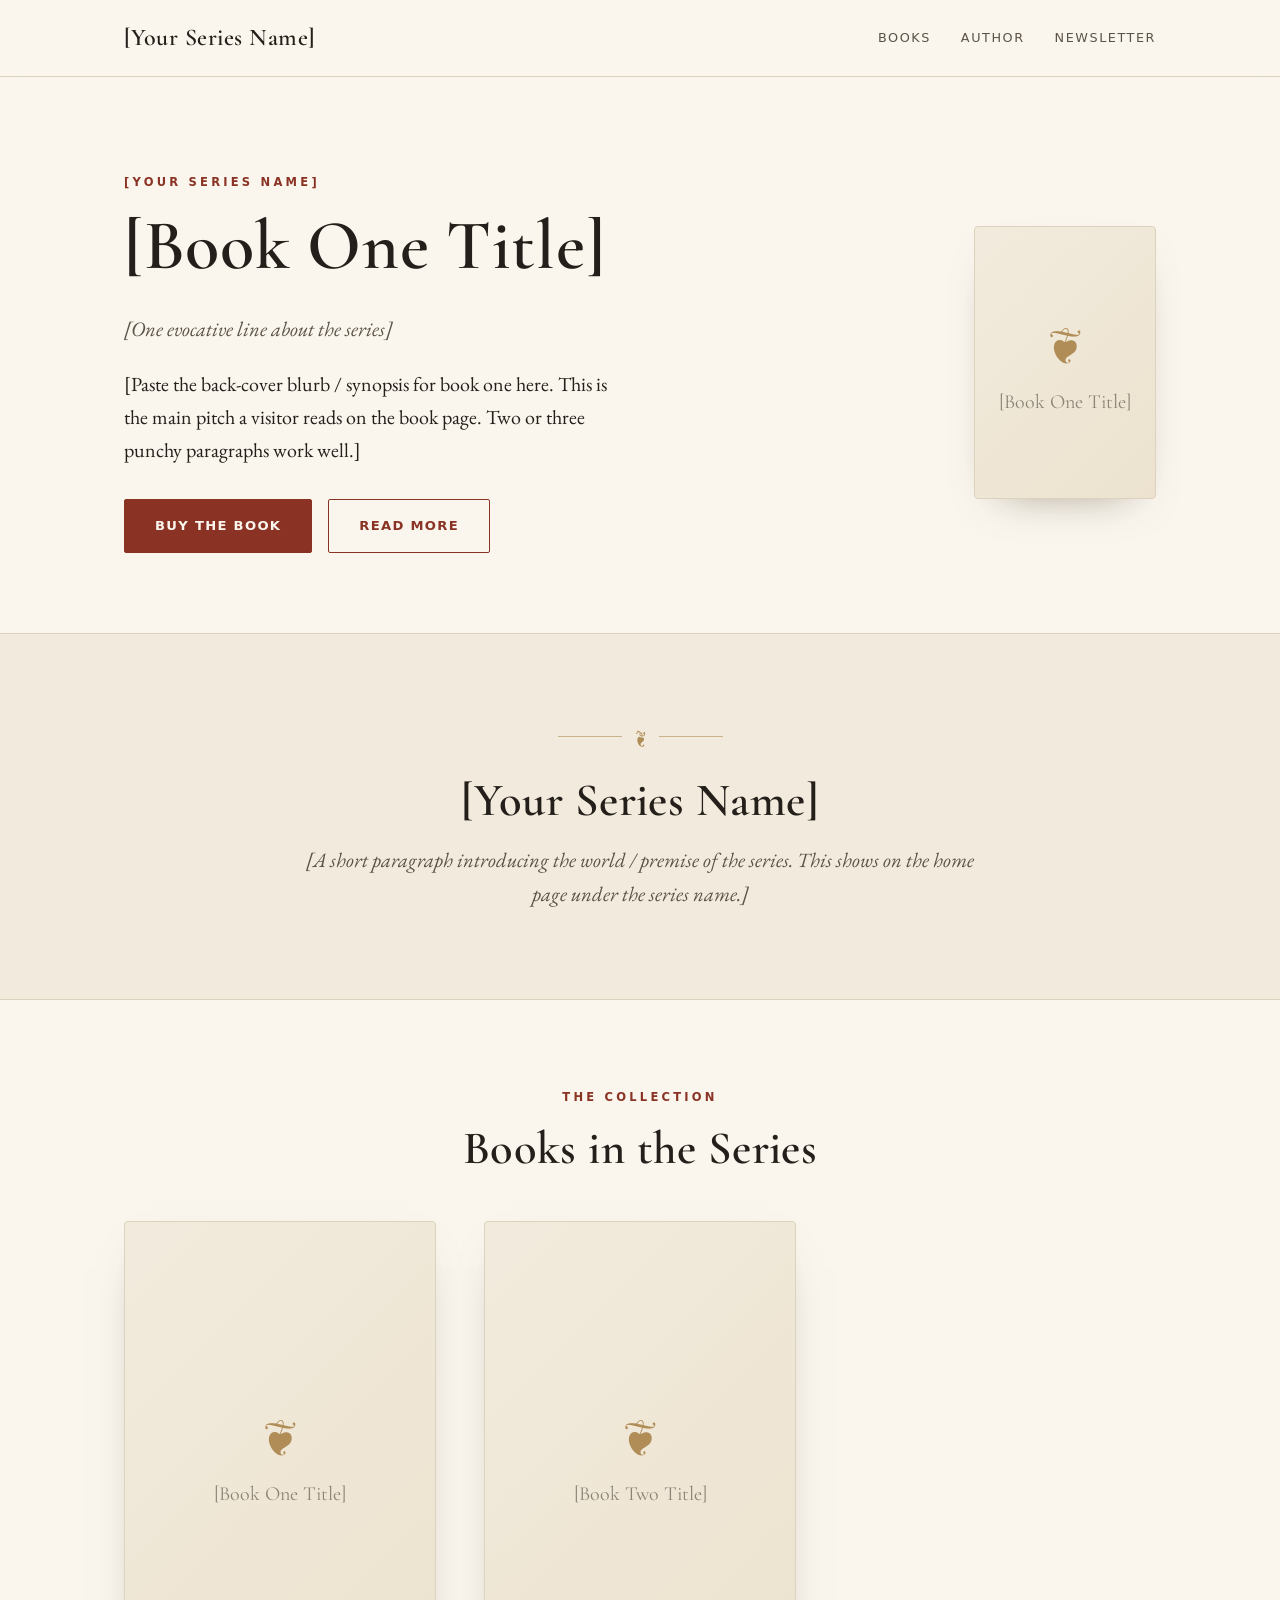
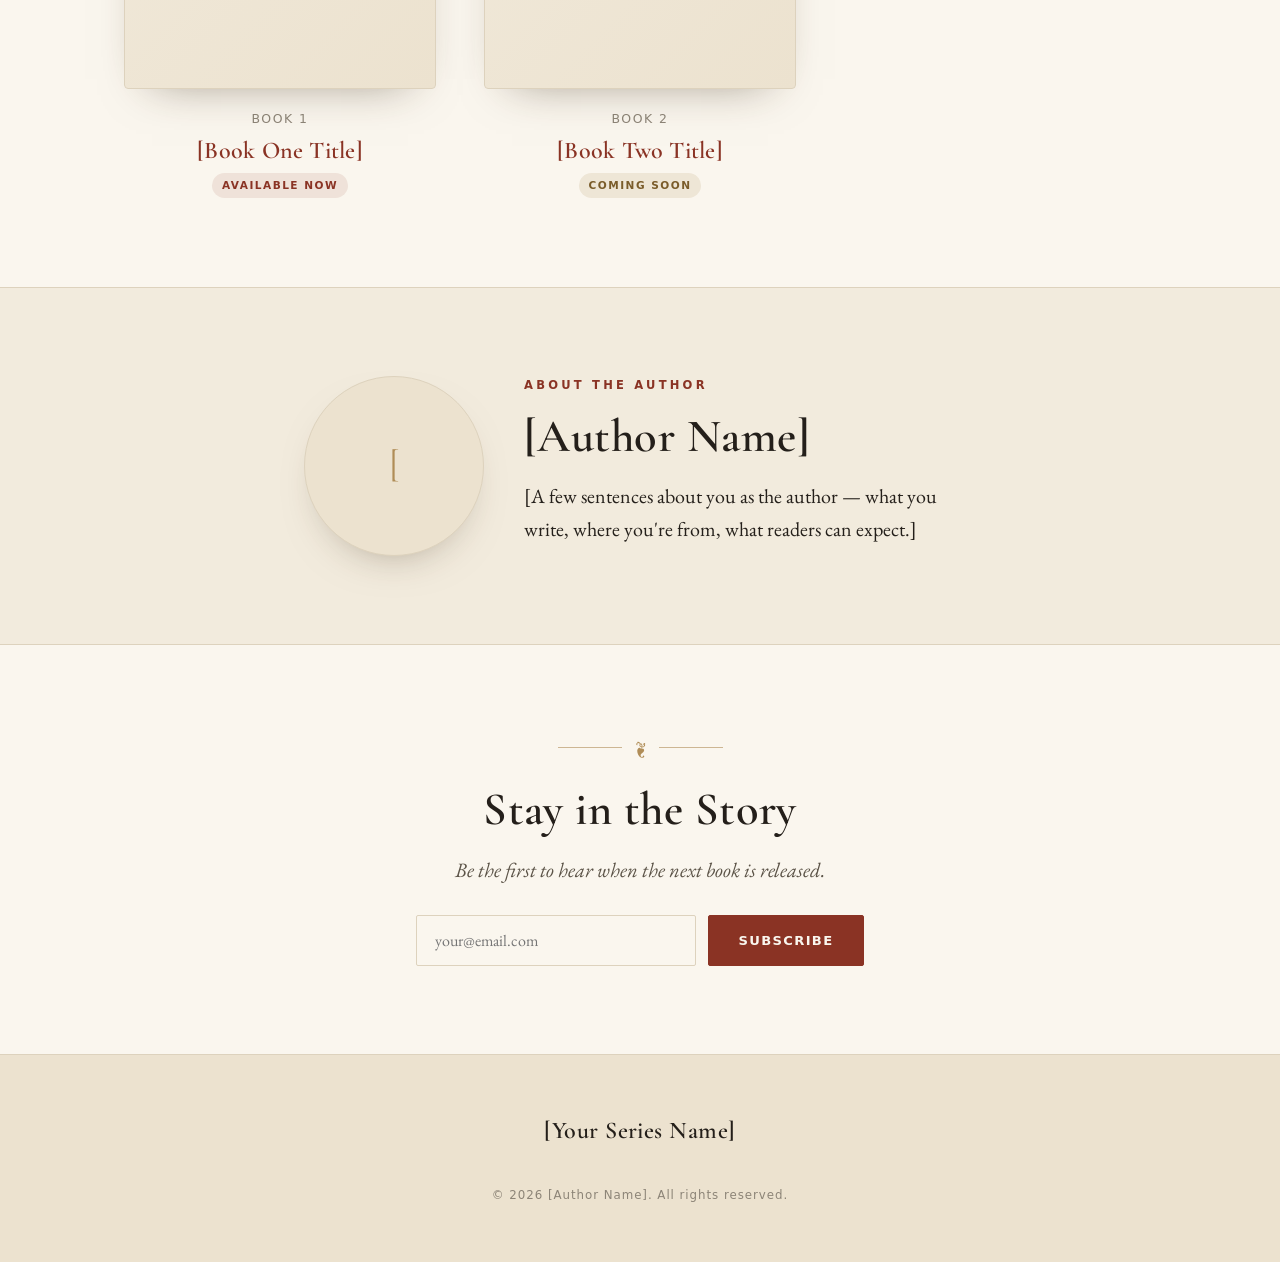
<file: index.html>
<!doctype html>
<html lang="en">
<head>
<meta charset="utf-8" />
<meta name="viewport" content="width=device-width, initial-scale=1" />
<title>Book Series</title>
<meta name="description" content="The official home of the book series." />
<link rel="preconnect" href="https://fonts.googleapis.com">
<link rel="preconnect" href="https://fonts.gstatic.com" crossorigin>
<link href="https://fonts.googleapis.com/css2?family=Cormorant+Garamond:ital,wght@0,500;0,600;1,500&family=EB+Garamond:ital,wght@0,400;0,500;1,400&display=swap" rel="stylesheet">
<link rel="stylesheet" href="assets/styles.css" />
</head>
<body>

<header class="site-head">
  <div class="wrap">
    <a class="brand" href="index.html" data-series-name>Book Series</a>
    <nav class="nav">
      <a href="#books">Books</a>
      <a href="#author">Author</a>
      <a href="#newsletter" data-newsletter-nav>Newsletter</a>
    </nav>
  </div>
</header>

<main>
  <!-- HERO: featured (first) book -->
  <section class="hero">
    <div class="wrap">
      <div class="hero-grid">
        <div>
          <p class="eyebrow" data-series-name>Book Series</p>
          <h1 data-featured-title>Loading…</h1>
          <p class="lead" data-series-tagline></p>
          <p data-featured-blurb></p>
          <div class="hero-actions" data-featured-actions></div>
        </div>
        <div class="hero-cover" data-featured-cover></div>
      </div>
    </div>
  </section>

  <!-- SERIES INTRO -->
  <section class="panel" id="about-series">
    <div class="wrap narrow center">
      <div class="rule"><span>&#10086;</span></div>
      <h2 data-series-name style="margin-top:1.5rem">The Series</h2>
      <p class="lead" data-series-description></p>
    </div>
  </section>

  <!-- ALL BOOKS -->
  <section id="books">
    <div class="wrap">
      <div class="center">
        <p class="eyebrow">The Collection</p>
        <h2>Books in the Series</h2>
      </div>
      <div class="book-list" data-book-list></div>
    </div>
  </section>

  <!-- AUTHOR -->
  <section class="panel" id="author">
    <div class="wrap narrow">
      <div class="author-grid">
        <div data-author-photo></div>
        <div>
          <p class="eyebrow">About the Author</p>
          <h2 data-author-name>The Author</h2>
          <p data-author-bio></p>
        </div>
      </div>
    </div>
  </section>

  <!-- NEWSLETTER -->
  <section id="newsletter" class="newsletter" data-newsletter hidden>
    <div class="wrap narrow">
      <div class="rule"><span>&#10086;</span></div>
      <h2 style="margin-top:1.4rem">Stay in the Story</h2>
      <p class="lead" data-newsletter-blurb></p>
      <form data-newsletter-form>
        <input type="email" name="email" placeholder="your@email.com" aria-label="Email address" required />
        <button class="btn solid" type="submit">Subscribe</button>
      </form>
    </div>
  </section>
</main>

<footer class="site-foot">
  <div class="wrap">
    <div class="brand" data-series-name>Book Series</div>
    <div class="socials" data-socials></div>
    <div class="copyright">&copy; <span data-year></span> <span data-author-name>The Author</span>. All rights reserved.</div>
  </div>
</footer>

<script src="assets/site.js"></script>
</body>
</html>
</file>
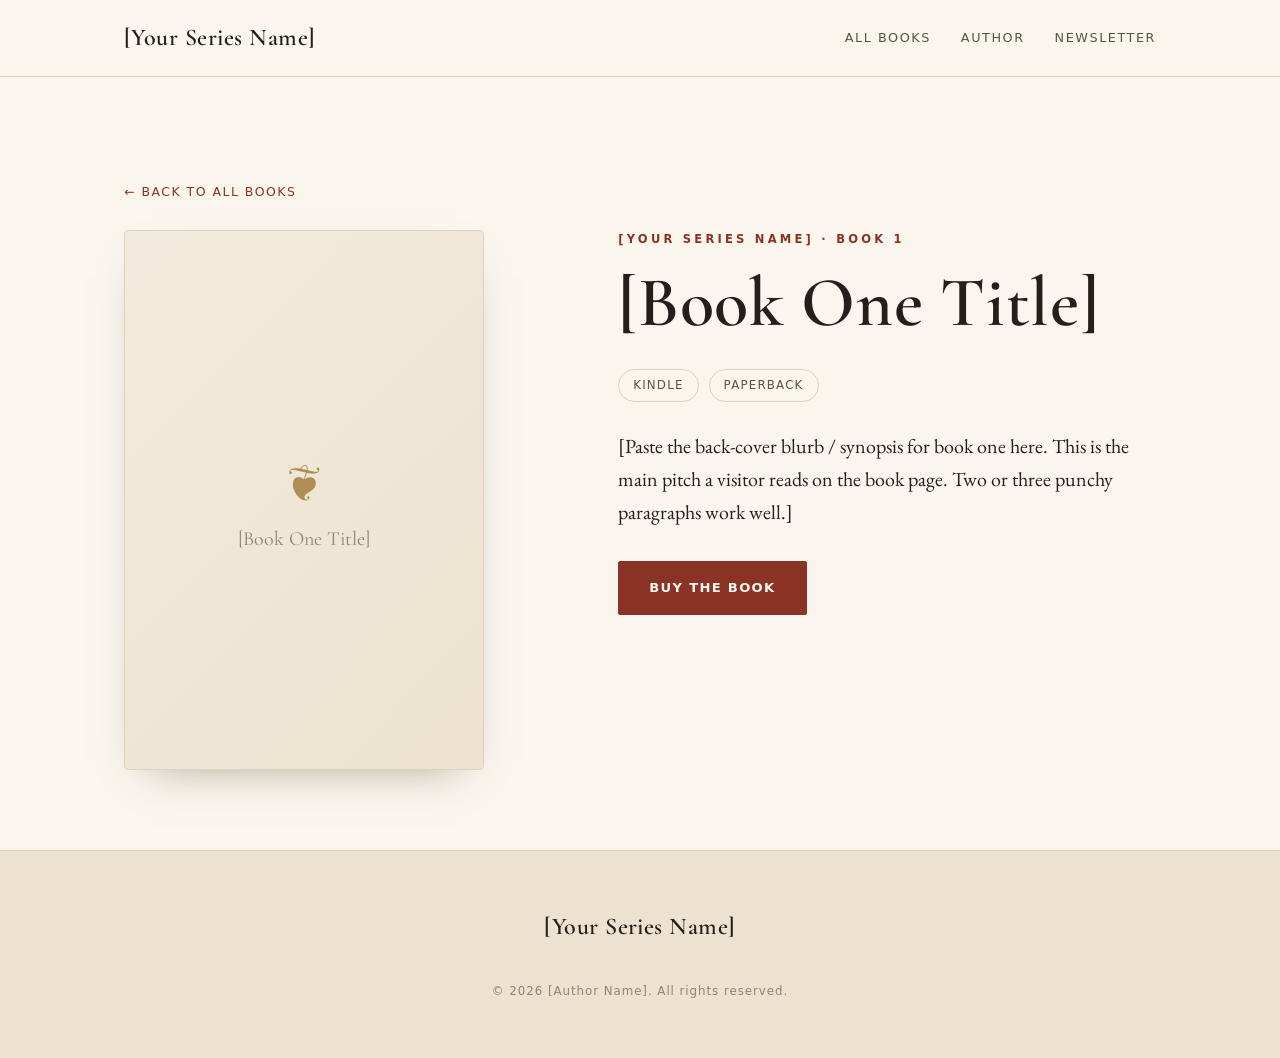
<file: book.html>
<!doctype html>
<html lang="en">
<head>
<meta charset="utf-8" />
<meta name="viewport" content="width=device-width, initial-scale=1" />
<title>Book</title>
<meta name="description" content="A book in the series." />
<link rel="preconnect" href="https://fonts.googleapis.com">
<link rel="preconnect" href="https://fonts.gstatic.com" crossorigin>
<link href="https://fonts.googleapis.com/css2?family=Cormorant+Garamond:ital,wght@0,500;0,600;1,500&family=EB+Garamond:ital,wght@0,400;0,500;1,400&display=swap" rel="stylesheet">
<link rel="stylesheet" href="assets/styles.css" />
</head>
<body>

<header class="site-head">
  <div class="wrap">
    <a class="brand" href="index.html" data-series-name>Book Series</a>
    <nav class="nav">
      <a href="index.html#books">All Books</a>
      <a href="index.html#author">Author</a>
      <a href="index.html#newsletter" data-newsletter-nav>Newsletter</a>
    </nav>
  </div>
</header>

<main>
  <section class="hero" data-book-hero>
    <div class="wrap">
      <p><a class="back-link" href="index.html#books">&larr; Back to all books</a></p>
      <div class="book-hero-grid" style="margin-top:24px">
        <div class="hero-cover" data-book-cover></div>
        <div>
          <p class="eyebrow" data-book-eyebrow>The Series</p>
          <h1 data-book-title>Loading…</h1>
          <p class="lead" data-book-subtitle></p>
          <p class="meta" data-book-release></p>
          <div class="formats" data-book-formats></div>
          <div data-book-blurb></div>
          <div class="hero-actions" data-book-actions></div>
        </div>
      </div>
    </div>
  </section>

  <section class="panel" data-book-quote-section hidden>
    <div class="wrap narrow">
      <blockquote class="pullquote">
        <span data-book-quote></span>
        <cite data-book-quote-source></cite>
      </blockquote>
    </div>
  </section>

  <section data-book-excerpt-section hidden>
    <div class="wrap narrow">
      <div class="center"><p class="eyebrow">An Excerpt</p></div>
      <div class="excerpt" style="column-count:2" data-book-excerpt></div>
    </div>
  </section>
</main>

<footer class="site-foot">
  <div class="wrap">
    <div class="brand" data-series-name>Book Series</div>
    <div class="socials" data-socials></div>
    <div class="copyright">&copy; <span data-year></span> <span data-author-name>The Author</span>. All rights reserved.</div>
  </div>
</footer>

<script src="assets/site.js"></script>
</body>
</html>
</file>
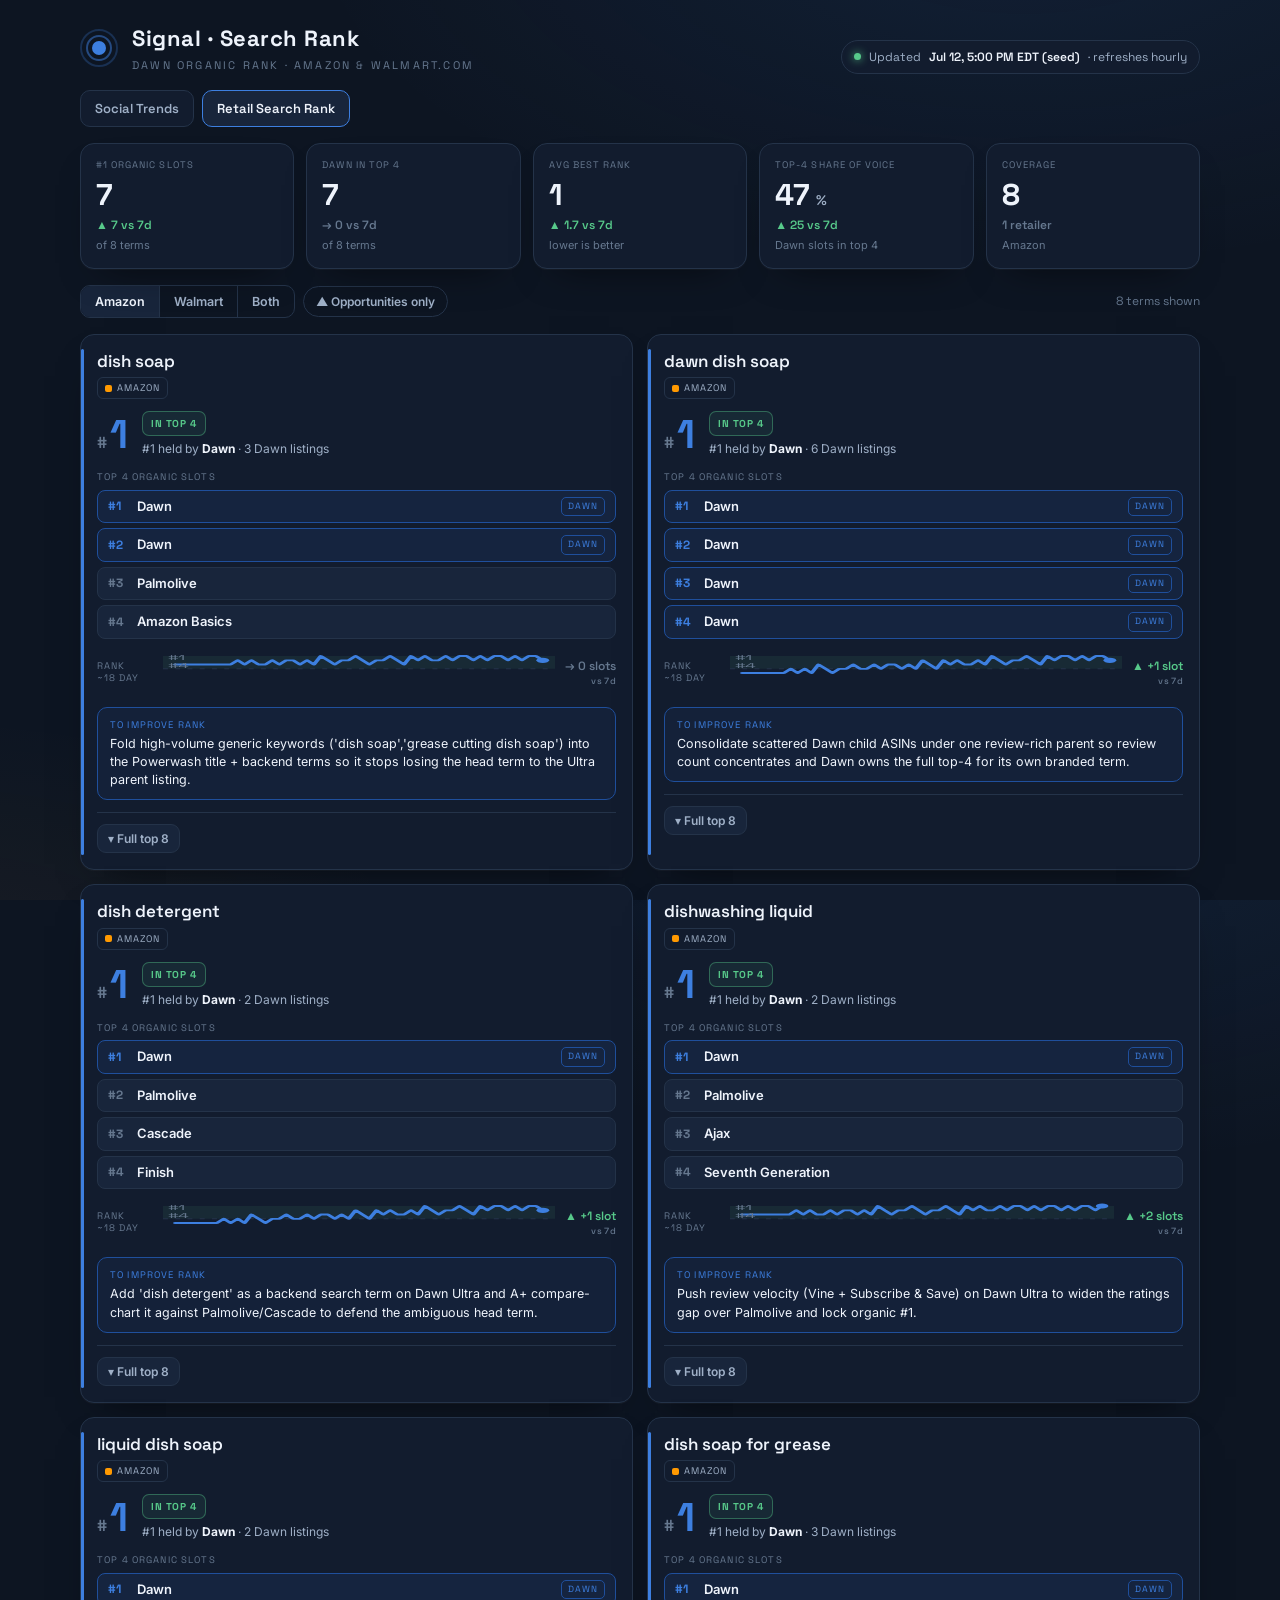
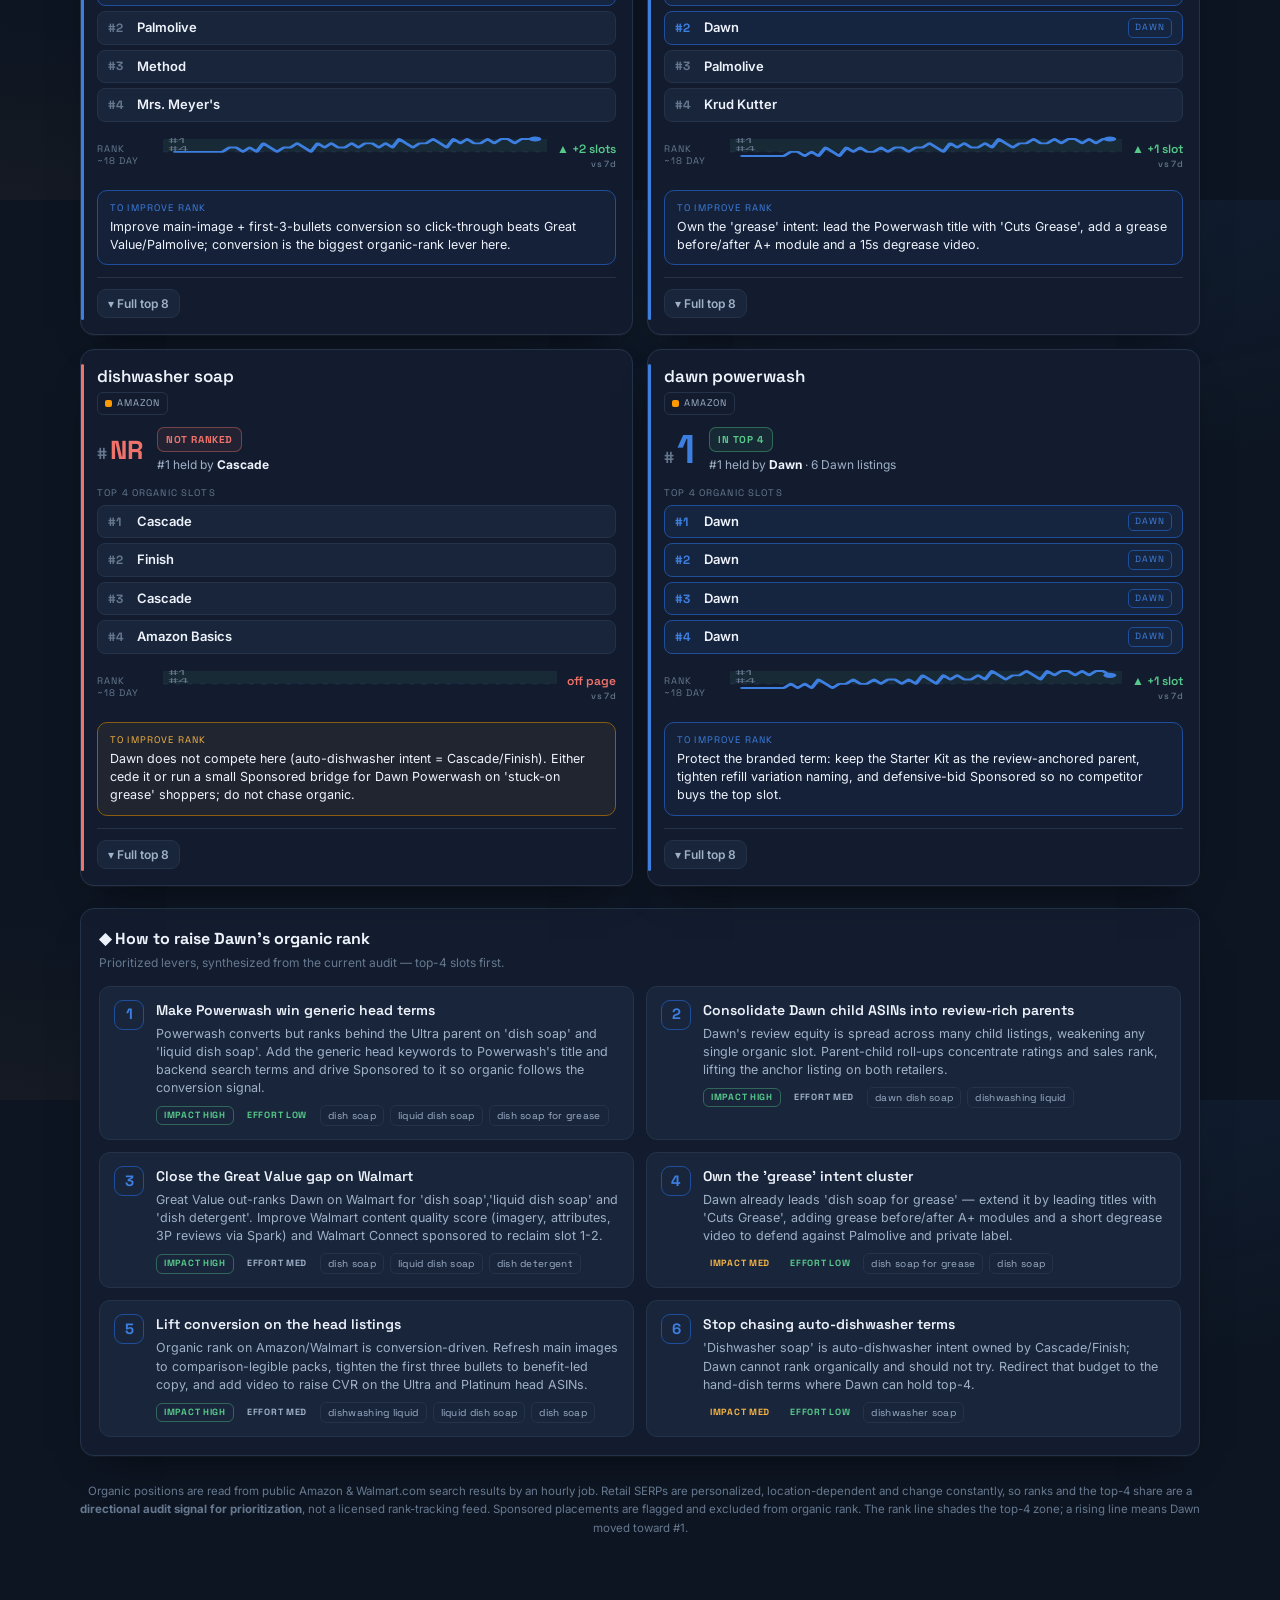
<file: rank.html>
<!doctype html>
<html lang="en">
<head>
<meta charset="utf-8" />
<meta name="viewport" content="width=device-width, initial-scale=1" />
<title>Signal — Retail Search Rank · Dawn on Amazon &amp; Walmart</title>
<link rel="preconnect" href="https://fonts.googleapis.com">
<link rel="preconnect" href="https://fonts.gstatic.com" crossorigin>
<link href="https://fonts.googleapis.com/css2?family=Space+Grotesk:wght@400;500;600;700&family=Inter:wght@400;500;600&display=swap" rel="stylesheet">
<style>
  :root{
    --ink:#0d1522; --ink-2:#121c2e; --ink-3:#18253b;
    --line:#243349; --paper:#eef3fb; --paper-dim:#9fb0c7; --paper-faint:#66788f;
    --cyan:#4fd6d0; --cyan-deep:#1f8f8a;
    --amber:#f6b445; --amber-deep:#8a5c12;
    --pos:#57c98a; --neg:#f0736b; --neu:#8aa0bd;
    --dawn:#3d7fe0; --dawn-deep:#1f4f9c;
    --accent:var(--dawn);
    --radius:14px;
    --shadow:0 1px 0 rgba(255,255,255,.03), 0 18px 40px -24px rgba(0,0,0,.7);
  }
  *{box-sizing:border-box}
  html,body{margin:0;height:100%}
  body{
    background:
      radial-gradient(1200px 600px at 80% -10%, rgba(61,127,224,.10), transparent 60%),
      radial-gradient(900px 500px at -5% 110%, rgba(246,180,69,.05), transparent 55%),
      var(--ink);
    color:var(--paper);
    font-family:"Inter",system-ui,-apple-system,Segoe UI,Roboto,sans-serif;
    -webkit-font-smoothing:antialiased; line-height:1.5;
  }
  .wrap{max-width:1160px;margin:0 auto;padding:22px 20px 80px}
  a{color:var(--accent);text-decoration:none} a:hover{text-decoration:underline}
  button{font-family:inherit;cursor:pointer}
  h1,h2,h3{font-family:"Space Grotesk",sans-serif;margin:0}

  header.top{display:flex;align-items:flex-end;justify-content:space-between;gap:20px;flex-wrap:wrap;margin-bottom:16px}
  .brand{display:flex;align-items:center;gap:14px}
  .mark{width:38px;height:38px;position:relative;flex:0 0 auto}
  .mark span{position:absolute;inset:0;border:2px solid var(--accent);border-radius:50%;opacity:.25}
  .mark span:nth-child(2){inset:6px;opacity:.5}
  .mark span:nth-child(3){inset:12px;opacity:1;background:var(--accent);border:none}
  .brand h1{font-size:22px;letter-spacing:.5px;font-weight:700}
  .brand .sub{font-size:11px;letter-spacing:.2em;text-transform:uppercase;color:var(--paper-faint);font-family:"Space Grotesk";margin-top:2px}
  .stamp{display:flex;align-items:center;gap:10px;flex-wrap:wrap;justify-content:flex-end}
  .pill{font-family:"Space Grotesk";font-size:12px;color:var(--paper-dim);border:1px solid var(--line);background:var(--ink-2);padding:7px 12px;border-radius:999px;display:inline-flex;align-items:center;gap:8px}
  .pill .dot{width:7px;height:7px;border-radius:50%;background:var(--pos);box-shadow:0 0 8px var(--pos)}
  .pill b{color:var(--paper);font-weight:600}

  /* top nav between the two tools */
  .nav{display:flex;gap:8px;margin:2px 0 16px}
  .nav a{font-family:"Space Grotesk";font-size:13px;font-weight:600;color:var(--paper-dim);border:1px solid var(--line);background:var(--ink-2);padding:8px 14px;border-radius:10px;display:inline-flex;align-items:center;gap:8px}
  .nav a:hover{border-color:var(--paper-faint);text-decoration:none}
  .nav a.on{color:var(--paper);border-color:var(--accent);background:var(--ink-3)}

  /* scorecard KPI strip */
  .board{display:grid;grid-template-columns:repeat(5,1fr);gap:12px;margin-bottom:16px}
  @media(max-width:860px){.board{grid-template-columns:repeat(2,1fr)}}
  .kpi{background:var(--ink-2);border:1px solid var(--line);border-radius:var(--radius);padding:14px 15px;box-shadow:var(--shadow);position:relative}
  .kpi .kl{font-family:"Space Grotesk";font-size:9.5px;letter-spacing:.11em;text-transform:uppercase;color:var(--paper-faint)}
  .kpi .kv{font-family:"Space Grotesk";font-weight:700;font-size:30px;line-height:1.1;margin-top:6px;display:flex;align-items:baseline;gap:6px}
  .kpi .kv small{font-size:14px;font-weight:600;color:var(--paper-dim)}
  .kpi .kd{font-family:"Space Grotesk";font-size:12px;font-weight:600;margin-top:5px;display:inline-flex;align-items:center;gap:5px}
  .kd.up{color:var(--pos)} .kd.dn{color:var(--neg)} .kd.flat{color:var(--paper-faint)}
  .kpi .ksub{font-size:11px;color:var(--paper-faint);margin-top:2px}

  /* filters */
  .filters{display:flex;align-items:center;gap:8px;flex-wrap:wrap;margin-bottom:16px}
  .seg{display:inline-flex;border:1px solid var(--line);border-radius:10px;overflow:hidden}
  .seg button{background:transparent;border:none;color:var(--paper-dim);padding:8px 14px;font-size:12.5px;font-weight:600;border-right:1px solid var(--line)}
  .seg button:last-child{border-right:none}
  .seg button.on{background:var(--ink-3);color:var(--paper)}
  .chip{border:1px solid var(--line);background:transparent;color:var(--paper-dim);padding:7px 12px;border-radius:999px;font-size:12px;font-weight:600;display:inline-flex;align-items:center;gap:6px}
  .chip.on{background:var(--ink-3);color:var(--amber);border-color:var(--amber)}
  .spacer{flex:1}
  .count{font-size:12px;color:var(--paper-faint);font-family:"Space Grotesk"}

  /* term cards */
  .grid{display:grid;grid-template-columns:1fr 1fr;gap:14px}
  @media(max-width:820px){.grid{grid-template-columns:1fr}}
  .card{background:var(--ink-2);border:1px solid var(--line);border-radius:var(--radius);padding:16px;box-shadow:var(--shadow);position:relative;display:flex;flex-direction:column;gap:12px}
  .card::before{content:"";position:absolute;left:0;top:14px;bottom:14px;width:3px;border-radius:2px;background:var(--rail,transparent)}
  .card.win{--rail:var(--dawn)} .card.hold{--rail:var(--pos)} .card.gap{--rail:var(--amber)} .card.out{--rail:var(--neg)}
  .c-head{display:flex;justify-content:space-between;align-items:flex-start;gap:10px}
  .term{font-family:"Space Grotesk";font-weight:600;font-size:17px;line-height:1.2}
  .rtag{font-family:"Space Grotesk";font-size:9.5px;letter-spacing:.1em;text-transform:uppercase;color:var(--paper-dim);border:1px solid var(--line);border-radius:6px;padding:3px 7px;display:inline-flex;align-items:center;gap:5px;margin-top:6px}
  .rtag .rd{width:7px;height:7px;border-radius:2px}
  .rtag.amazon .rd{background:#ff9900} .rtag.walmart .rd{background:#0071dc}

  .posbox{display:flex;align-items:center;gap:14px}
  .bigpos{font-family:"Space Grotesk";font-weight:700;line-height:1;display:flex;align-items:baseline;gap:3px}
  .bigpos .hash{font-size:16px;color:var(--paper-faint);font-weight:600}
  .bigpos .n{font-size:40px}
  .bigpos.p1 .n{color:var(--dawn)} .bigpos.p2-4 .n{color:var(--pos)} .bigpos.p5 .n{color:var(--amber)} .bigpos.pna .n{color:var(--neg);font-size:26px}
  .posmeta{display:flex;flex-direction:column;gap:4px}
  .badge{font-family:"Space Grotesk";font-size:10px;font-weight:700;letter-spacing:.06em;text-transform:uppercase;padding:4px 8px;border-radius:7px;width:max-content}
  .badge.t4{color:var(--pos);border:1px solid rgba(87,201,138,.4);background:rgba(87,201,138,.08)}
  .badge.no{color:var(--amber);border:1px solid var(--amber-deep);background:rgba(246,180,69,.08)}
  .badge.out{color:var(--neg);border:1px solid rgba(240,115,107,.4);background:rgba(240,115,107,.08)}
  .lead{font-size:12px;color:var(--paper-dim)}
  .lead b{color:var(--paper)}

  /* top-4 slot ladder */
  .slots{display:flex;flex-direction:column;gap:5px}
  .slotlab{font-family:"Space Grotesk";font-size:9.5px;letter-spacing:.12em;text-transform:uppercase;color:var(--paper-faint)}
  .slot{display:flex;align-items:center;gap:9px;border:1px solid var(--line);background:var(--ink-3);border-radius:8px;padding:6px 10px}
  .slot.dawn{border-color:var(--dawn-deep);background:rgba(61,127,224,.09)}
  .slot .rk{font-family:"Space Grotesk";font-weight:700;font-size:12px;color:var(--paper-faint);width:20px}
  .slot.dawn .rk{color:var(--dawn)}
  .slot .bn{font-size:13px;font-weight:600;color:var(--paper)}
  .slot .own{margin-left:auto;font-family:"Space Grotesk";font-size:9px;letter-spacing:.1em;text-transform:uppercase;color:var(--dawn);border:1px solid var(--dawn-deep);border-radius:5px;padding:2px 6px}

  /* rank-over-time */
  .trendrow{display:flex;align-items:center;gap:10px}
  .trendrow .lab{font-family:"Space Grotesk";font-size:9.5px;letter-spacing:.11em;text-transform:uppercase;color:var(--paper-faint);line-height:1.25;flex:0 0 auto;width:56px}
  .rankspark{flex:1;min-width:0;height:44px;display:block}
  .delta{font-family:"Space Grotesk";font-weight:600;font-size:12px;white-space:nowrap;flex:0 0 auto;text-align:right}
  .delta small{display:block;font-size:9px;font-weight:500;color:var(--paper-faint);letter-spacing:.04em}
  .delta.up{color:var(--pos)} .delta.dn{color:var(--neg)} .delta.flat{color:var(--paper-faint)}

  /* recommendation */
  .rec{background:rgba(61,127,224,.06);border:1px solid var(--dawn-deep);border-radius:10px;padding:10px 12px}
  .rec.alert{background:rgba(246,180,69,.06);border-color:var(--amber-deep)}
  .rec .lab{font-family:"Space Grotesk";font-size:9.5px;letter-spacing:.12em;text-transform:uppercase;color:var(--accent);margin-bottom:3px}
  .rec.alert .lab{color:var(--amber)}
  .rec p{margin:0;font-size:12.5px;color:var(--paper);line-height:1.45}

  .c-foot{display:flex;gap:8px;flex-wrap:wrap;border-top:1px solid var(--line);padding-top:11px;align-items:center}
  .mini{border:1px solid var(--line);background:var(--ink-3);color:var(--paper-dim);padding:6px 10px;border-radius:9px;font-size:12px;font-weight:600}
  .mini:hover{border-color:var(--accent);color:var(--paper)}
  .full{display:none;flex-direction:column;gap:3px;margin-top:2px}
  .full.on{display:flex}
  .frow{display:flex;align-items:center;gap:8px;font-size:12px;padding:4px 8px;border-radius:7px}
  .frow.dawn{background:rgba(61,127,224,.08)}
  .frow .fp{font-family:"Space Grotesk";font-weight:700;color:var(--paper-faint);width:18px}
  .frow.dawn .fp{color:var(--dawn)}
  .frow .fprod{color:var(--paper-dim);overflow:hidden;text-overflow:ellipsis;white-space:nowrap}
  .frow .fsp{margin-left:auto;font-size:9px;letter-spacing:.08em;text-transform:uppercase;color:var(--amber)}

  /* recommendations panel */
  .panel{background:var(--ink-2);border:1px solid var(--line);border-radius:var(--radius);padding:18px;box-shadow:var(--shadow);margin-top:22px}
  .panel h2{font-size:16px;display:flex;align-items:center;gap:9px}
  .panel .psub{font-size:12px;color:var(--paper-faint);margin:3px 0 14px}
  .recs{display:grid;grid-template-columns:1fr 1fr;gap:12px}
  @media(max-width:820px){.recs{grid-template-columns:1fr}}
  .ritem{border:1px solid var(--line);background:var(--ink-3);border-radius:11px;padding:13px 14px;display:flex;gap:12px}
  .rnum{font-family:"Space Grotesk";font-weight:700;font-size:15px;color:var(--dawn);border:1px solid var(--dawn-deep);border-radius:9px;width:30px;height:30px;flex:0 0 auto;display:flex;align-items:center;justify-content:center}
  .rbody{min-width:0}
  .rt{font-family:"Space Grotesk";font-weight:600;font-size:14px}
  .rd2{font-size:12.5px;color:var(--paper-dim);margin-top:4px;line-height:1.45}
  .rmeta{display:flex;gap:6px;flex-wrap:wrap;margin-top:8px;align-items:center}
  .tagsm{font-size:10px;font-family:"Space Grotesk";letter-spacing:.03em;color:var(--paper-dim);border:1px solid var(--line);border-radius:6px;padding:2px 7px}
  .ie{font-family:"Space Grotesk";font-size:9px;letter-spacing:.08em;text-transform:uppercase;padding:2px 7px;border-radius:6px;font-weight:700}
  .ie.impact-high{color:var(--pos);border:1px solid rgba(87,201,138,.4)} .ie.impact-med{color:var(--amber)} .ie.impact-low{color:var(--paper-faint);border:1px solid var(--line)}
  .ie.effort-low{color:var(--pos)} .ie.effort-med{color:var(--paper-dim)} .ie.effort-high{color:var(--neg)}

  .note{font-size:11.5px;color:var(--paper-faint);text-align:center;margin-top:26px;line-height:1.6}
  .empty{grid-column:1/-1;text-align:center;padding:56px 20px;color:var(--paper-faint)}
</style>
</head>
<body>
<div class="wrap">
  <header class="top">
    <div class="brand">
      <div class="mark"><span></span><span></span><span></span></div>
      <div><h1>Signal · Search Rank</h1><div class="sub">Dawn organic rank · Amazon &amp; Walmart.com</div></div>
    </div>
    <div class="stamp">
      <span class="pill"><span class="dot"></span> Updated <b id="stamp">—</b> · refreshes hourly</span>
    </div>
  </header>

  <nav class="nav">
    <a href="index.html">Social Trends</a>
    <a href="rank.html" class="on">Retail Search Rank</a>
  </nav>

  <div class="board" id="board"></div>

  <div class="filters">
    <div class="seg" id="retSeg"></div>
    <button class="chip" id="oppChip">▲ Opportunities only</button>
    <div class="spacer"></div>
    <span class="count" id="count"></span>
  </div>

  <div class="grid" id="grid"></div>

  <div class="panel">
    <h2>◆ How to raise Dawn's organic rank</h2>
    <p class="psub" id="recSub">Prioritized levers, synthesized from the current audit — top-4 slots first.</p>
    <div class="recs" id="recs"></div>
  </div>

  <p class="note" id="note"></p>
</div>

<script>
/* ============================================================
   Signal · Retail Search Rank. Loads data/ranks.json (snapshot,
   written hourly by the GitHub Action) + data/rank-history.json
   (time series). Falls back to embedded seed.
   ============================================================ */

const RET = { amazon:{name:"Amazon",dot:"#ff9900"}, walmart:{name:"Walmart.com",dot:"#0071dc"} };
const RANK_MAX = 8;   // rank scale for the sparkline (worse ranks clamp here)
const MISS = RANK_MAX + 1;

/* ---- embedded seed fallback (replaced by the hourly refresh) ---- */
const SEED = {"updated":"Jul 12, 5:00 PM EDT (seed)","scorecard":{"amazon":{"terms":8,"number1":7,"inTop4":7,"avgBest":1,"top4Share":47},"walmart":{"terms":8,"number1":4,"inTop4":7,"avgBest":1.4,"top4Share":47}},"retailers":[{"id":"amazon","name":"Amazon","domain":"amazon.com"},{"id":"walmart","name":"Walmart.com","domain":"walmart.com"}],"terms":["dish soap","dawn dish soap","dish detergent","dishwashing liquid","liquid dish soap","dish soap for grease","dishwasher soap","dawn powerwash"],"rows":[{"term":"dish soap","retailer":"amazon","dawnBestPos":1,"dawnInTop4":true,"dawnCount":3,"top4":[{"brand":"Dawn","isDawn":true},{"brand":"Dawn","isDawn":true},{"brand":"Palmolive","isDawn":false},{"brand":"Amazon Basics","isDawn":false}],"leader":"Dawn","recommendation":"Fold high-volume generic keywords ('dish soap','grease cutting dish soap') into the Powerwash title + backend terms so it stops losing the head term to the Ultra parent listing.","results":[{"pos":1,"brand":"Dawn","product":"Dawn Ultra Dishwashing Liquid, Original, 56 oz","isDawn":true,"sponsored":false},{"pos":2,"brand":"Dawn","product":"Dawn Powerwash Spray, Fresh Scent","isDawn":true,"sponsored":false},{"pos":3,"brand":"Palmolive","product":"Palmolive Ultra Strength Liquid, 32.5 oz","isDawn":false,"sponsored":false},{"pos":4,"brand":"Amazon Basics","product":"Amazon Basics Dish Soap, Fresh Scent","isDawn":false,"sponsored":false},{"pos":5,"brand":"Seventh Generation","product":"Seventh Generation Dish Liquid, Free & Clear","isDawn":false,"sponsored":false},{"pos":6,"brand":"Method","product":"Method Gel Dish Soap, Clementine","isDawn":false,"sponsored":false},{"pos":7,"brand":"Dawn","product":"Dawn Platinum Dishwashing Liquid","isDawn":true,"sponsored":false},{"pos":8,"brand":"Ajax","product":"Ajax Ultra Dish Liquid, Lemon","isDawn":false,"sponsored":false}]},{"term":"dawn dish soap","retailer":"amazon","dawnBestPos":1,"dawnInTop4":true,"dawnCount":6,"top4":[{"brand":"Dawn","isDawn":true},{"brand":"Dawn","isDawn":true},{"brand":"Dawn","isDawn":true},{"brand":"Dawn","isDawn":true}],"leader":"Dawn","recommendation":"Consolidate scattered Dawn child ASINs under one review-rich parent so review count concentrates and Dawn owns the full top-4 for its own branded term.","results":[{"pos":1,"brand":"Dawn","product":"Dawn Ultra Dishwashing Liquid, Original","isDawn":true,"sponsored":false},{"pos":2,"brand":"Dawn","product":"Dawn Powerwash Dish Spray Starter Kit","isDawn":true,"sponsored":false},{"pos":3,"brand":"Dawn","product":"Dawn Platinum Dishwashing Liquid, Refreshing Rain","isDawn":true,"sponsored":false},{"pos":4,"brand":"Dawn","product":"Dawn EZ-Squeeze Dishwashing Liquid","isDawn":true,"sponsored":false},{"pos":5,"brand":"Dawn","product":"Dawn Free & Clear Dish Soap","isDawn":true,"sponsored":false},{"pos":6,"brand":"Palmolive","product":"Palmolive Ultra Liquid","isDawn":false,"sponsored":false},{"pos":7,"brand":"Dawn","product":"Dawn Simply Clean Dish Soap","isDawn":true,"sponsored":false},{"pos":8,"brand":"Amazon Basics","product":"Amazon Basics Dish Soap","isDawn":false,"sponsored":false}]},{"term":"dish detergent","retailer":"amazon","dawnBestPos":1,"dawnInTop4":true,"dawnCount":2,"top4":[{"brand":"Dawn","isDawn":true},{"brand":"Palmolive","isDawn":false},{"brand":"Cascade","isDawn":false},{"brand":"Finish","isDawn":false}],"leader":"Dawn","recommendation":"Add 'dish detergent' as a backend search term on Dawn Ultra and A+ compare-chart it against Palmolive/Cascade to defend the ambiguous head term.","results":[{"pos":1,"brand":"Dawn","product":"Dawn Ultra Dishwashing Liquid Dish Soap","isDawn":true,"sponsored":false},{"pos":2,"brand":"Palmolive","product":"Palmolive Ultra Dish Liquid","isDawn":false,"sponsored":false},{"pos":3,"brand":"Cascade","product":"Cascade Platinum ActionPacs","isDawn":false,"sponsored":false},{"pos":4,"brand":"Finish","product":"Finish Powerball Dishwasher Detergent","isDawn":false,"sponsored":false},{"pos":5,"brand":"Dawn","product":"Dawn Powerwash Spray","isDawn":true,"sponsored":false},{"pos":6,"brand":"Amazon Basics","product":"Amazon Basics Dishwasher Detergent Pacs","isDawn":false,"sponsored":false},{"pos":7,"brand":"Seventh Generation","product":"Seventh Generation Dish Liquid","isDawn":false,"sponsored":false},{"pos":8,"brand":"Method","product":"Method Dish Soap","isDawn":false,"sponsored":false}]},{"term":"dishwashing liquid","retailer":"amazon","dawnBestPos":1,"dawnInTop4":true,"dawnCount":2,"top4":[{"brand":"Dawn","isDawn":true},{"brand":"Palmolive","isDawn":false},{"brand":"Ajax","isDawn":false},{"brand":"Seventh Generation","isDawn":false}],"leader":"Dawn","recommendation":"Push review velocity (Vine + Subscribe & Save) on Dawn Ultra to widen the ratings gap over Palmolive and lock organic #1.","results":[{"pos":1,"brand":"Dawn","product":"Dawn Ultra Dishwashing Liquid, Original","isDawn":true,"sponsored":false},{"pos":2,"brand":"Palmolive","product":"Palmolive Ultra Strength Liquid","isDawn":false,"sponsored":false},{"pos":3,"brand":"Ajax","product":"Ajax Ultra Triple Action Liquid","isDawn":false,"sponsored":false},{"pos":4,"brand":"Seventh Generation","product":"Seventh Generation Dish Liquid","isDawn":false,"sponsored":false},{"pos":5,"brand":"Dawn","product":"Dawn Platinum Dishwashing Liquid","isDawn":true,"sponsored":false},{"pos":6,"brand":"Method","product":"Method Gel Dish Soap","isDawn":false,"sponsored":false},{"pos":7,"brand":"Mrs. Meyer's","product":"Mrs. Meyer's Clean Day Dish Soap","isDawn":false,"sponsored":false},{"pos":8,"brand":"Amazon Basics","product":"Amazon Basics Dish Soap","isDawn":false,"sponsored":false}]},{"term":"liquid dish soap","retailer":"amazon","dawnBestPos":1,"dawnInTop4":true,"dawnCount":2,"top4":[{"brand":"Dawn","isDawn":true},{"brand":"Palmolive","isDawn":false},{"brand":"Method","isDawn":false},{"brand":"Mrs. Meyer's","isDawn":false}],"leader":"Dawn","recommendation":"Improve main-image + first-3-bullets conversion so click-through beats Great Value/Palmolive; conversion is the biggest organic-rank lever here.","results":[{"pos":1,"brand":"Dawn","product":"Dawn Ultra Dishwashing Liquid","isDawn":true,"sponsored":false},{"pos":2,"brand":"Palmolive","product":"Palmolive Ultra Liquid","isDawn":false,"sponsored":false},{"pos":3,"brand":"Method","product":"Method Gel Dish Soap, Clementine","isDawn":false,"sponsored":false},{"pos":4,"brand":"Mrs. Meyer's","product":"Mrs. Meyer's Clean Day Dish Soap, Lemon Verbena","isDawn":false,"sponsored":false},{"pos":5,"brand":"Dawn","product":"Dawn Powerwash Spray","isDawn":true,"sponsored":false},{"pos":6,"brand":"Seventh Generation","product":"Seventh Generation Dish Liquid","isDawn":false,"sponsored":false},{"pos":7,"brand":"Blueland","product":"Blueland Dish Soap Starter Set","isDawn":false,"sponsored":false},{"pos":8,"brand":"Ajax","product":"Ajax Ultra Dish Liquid","isDawn":false,"sponsored":false}]},{"term":"dish soap for grease","retailer":"amazon","dawnBestPos":1,"dawnInTop4":true,"dawnCount":3,"top4":[{"brand":"Dawn","isDawn":true},{"brand":"Dawn","isDawn":true},{"brand":"Palmolive","isDawn":false},{"brand":"Krud Kutter","isDawn":false}],"leader":"Dawn","recommendation":"Own the 'grease' intent: lead the Powerwash title with 'Cuts Grease', add a grease before/after A+ module and a 15s degrease video.","results":[{"pos":1,"brand":"Dawn","product":"Dawn Powerwash Dish Spray, Fresh Scent","isDawn":true,"sponsored":false},{"pos":2,"brand":"Dawn","product":"Dawn Ultra Dishwashing Liquid, Original Scent","isDawn":true,"sponsored":false},{"pos":3,"brand":"Palmolive","product":"Palmolive Ultra Strength Grease-Cutting Liquid","isDawn":false,"sponsored":false},{"pos":4,"brand":"Krud Kutter","product":"Krud Kutter Original Cleaner Degreaser","isDawn":false,"sponsored":false},{"pos":5,"brand":"Dawn","product":"Dawn Platinum Powerwash","isDawn":true,"sponsored":false},{"pos":6,"brand":"Ajax","product":"Ajax Super Degreaser Dish Liquid","isDawn":false,"sponsored":false},{"pos":7,"brand":"Method","product":"Method Heavy Duty Degreaser","isDawn":false,"sponsored":false},{"pos":8,"brand":"Zep","product":"Zep Fast 505 Cleaner & Degreaser","isDawn":false,"sponsored":false}]},{"term":"dishwasher soap","retailer":"amazon","dawnBestPos":null,"dawnInTop4":false,"dawnCount":0,"top4":[{"brand":"Cascade","isDawn":false},{"brand":"Finish","isDawn":false},{"brand":"Cascade","isDawn":false},{"brand":"Amazon Basics","isDawn":false}],"leader":"Cascade","recommendation":"Dawn does not compete here (auto-dishwasher intent = Cascade/Finish). Either cede it or run a small Sponsored bridge for Dawn Powerwash on 'stuck-on grease' shoppers; do not chase organic.","results":[{"pos":1,"brand":"Cascade","product":"Cascade Platinum Plus ActionPacs Dishwasher Detergent","isDawn":false,"sponsored":false},{"pos":2,"brand":"Finish","product":"Finish Powerball Quantum Dishwasher Tabs","isDawn":false,"sponsored":false},{"pos":3,"brand":"Cascade","product":"Cascade Complete ActionPacs","isDawn":false,"sponsored":false},{"pos":4,"brand":"Amazon Basics","product":"Amazon Basics Dishwasher Detergent Pacs","isDawn":false,"sponsored":false},{"pos":5,"brand":"Finish","product":"Finish Ultimate Plus Dishwasher Detergent","isDawn":false,"sponsored":false},{"pos":6,"brand":"Seventh Generation","product":"Seventh Generation Dishwasher Packs","isDawn":false,"sponsored":false},{"pos":7,"brand":"Cascade","product":"Cascade Free & Clear ActionPacs","isDawn":false,"sponsored":false},{"pos":8,"brand":"Great Value","product":"Great Value Automatic Dishwasher Pacs","isDawn":false,"sponsored":false}]},{"term":"dawn powerwash","retailer":"amazon","dawnBestPos":1,"dawnInTop4":true,"dawnCount":6,"top4":[{"brand":"Dawn","isDawn":true},{"brand":"Dawn","isDawn":true},{"brand":"Dawn","isDawn":true},{"brand":"Dawn","isDawn":true}],"leader":"Dawn","recommendation":"Protect the branded term: keep the Starter Kit as the review-anchored parent, tighten refill variation naming, and defensive-bid Sponsored so no competitor buys the top slot.","results":[{"pos":1,"brand":"Dawn","product":"Dawn Powerwash Dish Spray, Fresh Scent, Starter Kit","isDawn":true,"sponsored":false},{"pos":2,"brand":"Dawn","product":"Dawn Powerwash Dish Spray Refill, 2-pack","isDawn":true,"sponsored":false},{"pos":3,"brand":"Dawn","product":"Dawn Powerwash Apple Scent Spray","isDawn":true,"sponsored":false},{"pos":4,"brand":"Dawn","product":"Dawn Ultra Powerwash Free","isDawn":true,"sponsored":false},{"pos":5,"brand":"Dawn","product":"Dawn Powerwash Citrus Scent","isDawn":true,"sponsored":false},{"pos":6,"brand":"Dawn","product":"Dawn Powerwash Away Refill Bundle","isDawn":true,"sponsored":false},{"pos":7,"brand":"Palmolive","product":"Palmolive Dish Spray","isDawn":false,"sponsored":false},{"pos":8,"brand":"Method","product":"Method Foaming Dish Soap","isDawn":false,"sponsored":false}]},{"term":"dish soap","retailer":"walmart","dawnBestPos":2,"dawnInTop4":true,"dawnCount":3,"top4":[{"brand":"Great Value","isDawn":false},{"brand":"Dawn","isDawn":true},{"brand":"Dawn","isDawn":true},{"brand":"Palmolive","isDawn":false}],"leader":"Great Value","recommendation":"Fold high-volume generic keywords ('dish soap','grease cutting dish soap') into the Powerwash title + backend terms so it stops losing the head term to the Ultra parent listing.","results":[{"pos":1,"brand":"Great Value","product":"Great Value Ultra Concentrated Dish Liquid, Original","isDawn":false,"sponsored":false},{"pos":2,"brand":"Dawn","product":"Dawn Ultra Dishwashing Liquid, Original, 56 oz","isDawn":true,"sponsored":false},{"pos":3,"brand":"Dawn","product":"Dawn Powerwash Dish Spray, Fresh Scent","isDawn":true,"sponsored":false},{"pos":4,"brand":"Palmolive","product":"Palmolive Ultra Strength Liquid","isDawn":false,"sponsored":false},{"pos":5,"brand":"Ajax","product":"Ajax Ultra Dish Liquid","isDawn":false,"sponsored":false},{"pos":6,"brand":"Dawn","product":"Dawn Platinum Dishwashing Liquid","isDawn":true,"sponsored":false},{"pos":7,"brand":"Gain","product":"Gain Ultra Dishwashing Liquid, Original","isDawn":false,"sponsored":false},{"pos":8,"brand":"Method","product":"Method Gel Dish Soap","isDawn":false,"sponsored":false}]},{"term":"dawn dish soap","retailer":"walmart","dawnBestPos":1,"dawnInTop4":true,"dawnCount":7,"top4":[{"brand":"Dawn","isDawn":true},{"brand":"Dawn","isDawn":true},{"brand":"Dawn","isDawn":true},{"brand":"Dawn","isDawn":true}],"leader":"Dawn","recommendation":"Consolidate scattered Dawn child ASINs under one review-rich parent so review count concentrates and Dawn owns the full top-4 for its own branded term.","results":[{"pos":1,"brand":"Dawn","product":"Dawn Ultra Dishwashing Liquid, Original","isDawn":true,"sponsored":false},{"pos":2,"brand":"Dawn","product":"Dawn Powerwash Dish Spray, Fresh Scent","isDawn":true,"sponsored":false},{"pos":3,"brand":"Dawn","product":"Dawn Platinum Dishwashing Liquid","isDawn":true,"sponsored":false},{"pos":4,"brand":"Dawn","product":"Dawn EZ-Squeeze Dishwashing Liquid, Original","isDawn":true,"sponsored":false},{"pos":5,"brand":"Dawn","product":"Dawn Free & Clear Dishwashing Liquid","isDawn":true,"sponsored":false},{"pos":6,"brand":"Great Value","product":"Great Value Dish Liquid, Original","isDawn":false,"sponsored":false},{"pos":7,"brand":"Dawn","product":"Dawn Simply Clean Dishwashing Liquid","isDawn":true,"sponsored":false},{"pos":8,"brand":"Dawn","product":"Dawn Platinum Powerwash","isDawn":true,"sponsored":false}]},{"term":"dish detergent","retailer":"walmart","dawnBestPos":2,"dawnInTop4":true,"dawnCount":2,"top4":[{"brand":"Great Value","isDawn":false},{"brand":"Dawn","isDawn":true},{"brand":"Palmolive","isDawn":false},{"brand":"Cascade","isDawn":false}],"leader":"Great Value","recommendation":"Add 'dish detergent' as a backend search term on Dawn Ultra and A+ compare-chart it against Palmolive/Cascade to defend the ambiguous head term.","results":[{"pos":1,"brand":"Great Value","product":"Great Value Ultra Dish Liquid","isDawn":false,"sponsored":false},{"pos":2,"brand":"Dawn","product":"Dawn Ultra Dishwashing Liquid Dish Soap","isDawn":true,"sponsored":false},{"pos":3,"brand":"Palmolive","product":"Palmolive Ultra Dish Liquid","isDawn":false,"sponsored":false},{"pos":4,"brand":"Cascade","product":"Cascade Complete Dishwasher Detergent","isDawn":false,"sponsored":false},{"pos":5,"brand":"Dawn","product":"Dawn Powerwash Spray","isDawn":true,"sponsored":false},{"pos":6,"brand":"Finish","product":"Finish Powerball Tabs","isDawn":false,"sponsored":false},{"pos":7,"brand":"Gain","product":"Gain Dishwashing Liquid","isDawn":false,"sponsored":false},{"pos":8,"brand":"Ajax","product":"Ajax Ultra Dish Liquid","isDawn":false,"sponsored":false}]},{"term":"dishwashing liquid","retailer":"walmart","dawnBestPos":1,"dawnInTop4":true,"dawnCount":2,"top4":[{"brand":"Dawn","isDawn":true},{"brand":"Great Value","isDawn":false},{"brand":"Palmolive","isDawn":false},{"brand":"Ajax","isDawn":false}],"leader":"Dawn","recommendation":"Push review velocity (Vine + Subscribe & Save) on Dawn Ultra to widen the ratings gap over Palmolive and lock organic #1.","results":[{"pos":1,"brand":"Dawn","product":"Dawn Ultra Dishwashing Liquid, Original","isDawn":true,"sponsored":false},{"pos":2,"brand":"Great Value","product":"Great Value Ultra Concentrated Dish Liquid","isDawn":false,"sponsored":false},{"pos":3,"brand":"Palmolive","product":"Palmolive Ultra Strength Liquid","isDawn":false,"sponsored":false},{"pos":4,"brand":"Ajax","product":"Ajax Ultra Triple Action Liquid","isDawn":false,"sponsored":false},{"pos":5,"brand":"Dawn","product":"Dawn Platinum Dishwashing Liquid","isDawn":true,"sponsored":false},{"pos":6,"brand":"Gain","product":"Gain Ultra Dishwashing Liquid","isDawn":false,"sponsored":false},{"pos":7,"brand":"Joy","product":"Joy Non-Ultra Dishwashing Liquid","isDawn":false,"sponsored":false},{"pos":8,"brand":"Method","product":"Method Gel Dish Soap","isDawn":false,"sponsored":false}]},{"term":"liquid dish soap","retailer":"walmart","dawnBestPos":2,"dawnInTop4":true,"dawnCount":2,"top4":[{"brand":"Great Value","isDawn":false},{"brand":"Dawn","isDawn":true},{"brand":"Palmolive","isDawn":false},{"brand":"Gain","isDawn":false}],"leader":"Great Value","recommendation":"Improve main-image + first-3-bullets conversion so click-through beats Great Value/Palmolive; conversion is the biggest organic-rank lever here.","results":[{"pos":1,"brand":"Great Value","product":"Great Value Ultra Dish Liquid, Original","isDawn":false,"sponsored":false},{"pos":2,"brand":"Dawn","product":"Dawn Ultra Dishwashing Liquid","isDawn":true,"sponsored":false},{"pos":3,"brand":"Palmolive","product":"Palmolive Ultra Liquid","isDawn":false,"sponsored":false},{"pos":4,"brand":"Gain","product":"Gain Ultra Dishwashing Liquid","isDawn":false,"sponsored":false},{"pos":5,"brand":"Dawn","product":"Dawn Powerwash Spray","isDawn":true,"sponsored":false},{"pos":6,"brand":"Method","product":"Method Gel Dish Soap","isDawn":false,"sponsored":false},{"pos":7,"brand":"Ajax","product":"Ajax Ultra Dish Liquid","isDawn":false,"sponsored":false},{"pos":8,"brand":"Mrs. Meyer's","product":"Mrs. Meyer's Clean Day Dish Soap","isDawn":false,"sponsored":false}]},{"term":"dish soap for grease","retailer":"walmart","dawnBestPos":1,"dawnInTop4":true,"dawnCount":3,"top4":[{"brand":"Dawn","isDawn":true},{"brand":"Dawn","isDawn":true},{"brand":"Great Value","isDawn":false},{"brand":"Awesome","isDawn":false}],"leader":"Dawn","recommendation":"Own the 'grease' intent: lead the Powerwash title with 'Cuts Grease', add a grease before/after A+ module and a 15s degrease video.","results":[{"pos":1,"brand":"Dawn","product":"Dawn Powerwash Dish Spray, Fresh Scent","isDawn":true,"sponsored":false},{"pos":2,"brand":"Dawn","product":"Dawn Ultra Dishwashing Liquid, Original Scent","isDawn":true,"sponsored":false},{"pos":3,"brand":"Great Value","product":"Great Value Ultra Grease-Cutting Dish Liquid","isDawn":false,"sponsored":false},{"pos":4,"brand":"Awesome","product":"LA's Totally Awesome Degreaser","isDawn":false,"sponsored":false},{"pos":5,"brand":"Palmolive","product":"Palmolive Ultra Strength Grease Fighter","isDawn":false,"sponsored":false},{"pos":6,"brand":"Dawn","product":"Dawn Platinum Powerwash","isDawn":true,"sponsored":false},{"pos":7,"brand":"Ajax","product":"Ajax Super Degreaser Dish Liquid","isDawn":false,"sponsored":false},{"pos":8,"brand":"Zep","product":"Zep Citrus Degreaser","isDawn":false,"sponsored":false}]},{"term":"dishwasher soap","retailer":"walmart","dawnBestPos":null,"dawnInTop4":false,"dawnCount":0,"top4":[{"brand":"Cascade","isDawn":false},{"brand":"Finish","isDawn":false},{"brand":"Great Value","isDawn":false},{"brand":"Cascade","isDawn":false}],"leader":"Cascade","recommendation":"Dawn does not compete here (auto-dishwasher intent = Cascade/Finish). Either cede it or run a small Sponsored bridge for Dawn Powerwash on 'stuck-on grease' shoppers; do not chase organic.","results":[{"pos":1,"brand":"Cascade","product":"Cascade Complete ActionPacs Dishwasher Detergent","isDawn":false,"sponsored":false},{"pos":2,"brand":"Finish","product":"Finish Powerball Quantum Tabs","isDawn":false,"sponsored":false},{"pos":3,"brand":"Great Value","product":"Great Value Automatic Dishwasher Pacs","isDawn":false,"sponsored":false},{"pos":4,"brand":"Cascade","product":"Cascade Platinum ActionPacs","isDawn":false,"sponsored":false},{"pos":5,"brand":"Finish","product":"Finish Ultimate Plus Dishwasher Detergent","isDawn":false,"sponsored":false},{"pos":6,"brand":"Cascade","product":"Cascade Free & Clear ActionPacs","isDawn":false,"sponsored":false},{"pos":7,"brand":"Seventh Generation","product":"Seventh Generation Dishwasher Packs","isDawn":false,"sponsored":false},{"pos":8,"brand":"Member's Mark","product":"Member's Mark Dishwasher Pacs","isDawn":false,"sponsored":false}]},{"term":"dawn powerwash","retailer":"walmart","dawnBestPos":1,"dawnInTop4":true,"dawnCount":6,"top4":[{"brand":"Dawn","isDawn":true},{"brand":"Dawn","isDawn":true},{"brand":"Dawn","isDawn":true},{"brand":"Dawn","isDawn":true}],"leader":"Dawn","recommendation":"Protect the branded term: keep the Starter Kit as the review-anchored parent, tighten refill variation naming, and defensive-bid Sponsored so no competitor buys the top slot.","results":[{"pos":1,"brand":"Dawn","product":"Dawn Powerwash Dish Spray, Fresh Scent, Starter Kit","isDawn":true,"sponsored":false},{"pos":2,"brand":"Dawn","product":"Dawn Powerwash Dish Spray Refill, 2-pack","isDawn":true,"sponsored":false},{"pos":3,"brand":"Dawn","product":"Dawn Powerwash Apple Scent Spray","isDawn":true,"sponsored":false},{"pos":4,"brand":"Dawn","product":"Dawn Powerwash Citrus","isDawn":true,"sponsored":false},{"pos":5,"brand":"Dawn","product":"Dawn Ultra Powerwash Free & Clear","isDawn":true,"sponsored":false},{"pos":6,"brand":"Great Value","product":"Great Value Foaming Dish Spray","isDawn":false,"sponsored":false},{"pos":7,"brand":"Dawn","product":"Dawn Powerwash Bundle","isDawn":true,"sponsored":false},{"pos":8,"brand":"Palmolive","product":"Palmolive Foaming Dish Spray","isDawn":false,"sponsored":false}]}],"recommendations":[{"priority":1,"title":"Make Powerwash win generic head terms","detail":"Powerwash converts but ranks behind the Ultra parent on 'dish soap' and 'liquid dish soap'. Add the generic head keywords to Powerwash's title and backend search terms and drive Sponsored to it so organic follows the conversion signal.","terms":["dish soap","liquid dish soap","dish soap for grease"],"effort":"low","impact":"high"},{"priority":2,"title":"Consolidate Dawn child ASINs into review-rich parents","detail":"Dawn's review equity is spread across many child listings, weakening any single organic slot. Parent-child roll-ups concentrate ratings and sales rank, lifting the anchor listing on both retailers.","terms":["dawn dish soap","dishwashing liquid"],"effort":"med","impact":"high"},{"priority":3,"title":"Close the Great Value gap on Walmart","detail":"Great Value out-ranks Dawn on Walmart for 'dish soap','liquid dish soap' and 'dish detergent'. Improve Walmart content quality score (imagery, attributes, 3P reviews via Spark) and Walmart Connect sponsored to reclaim slot 1-2.","terms":["dish soap","liquid dish soap","dish detergent"],"effort":"med","impact":"high"},{"priority":4,"title":"Own the 'grease' intent cluster","detail":"Dawn already leads 'dish soap for grease' — extend it by leading titles with 'Cuts Grease', adding grease before/after A+ modules and a short degrease video to defend against Palmolive and private label.","terms":["dish soap for grease","dish soap"],"effort":"low","impact":"med"},{"priority":5,"title":"Lift conversion on the head listings","detail":"Organic rank on Amazon/Walmart is conversion-driven. Refresh main images to comparison-legible packs, tighten the first three bullets to benefit-led copy, and add video to raise CVR on the Ultra and Platinum head ASINs.","terms":["dishwashing liquid","liquid dish soap","dish soap"],"effort":"med","impact":"high"},{"priority":6,"title":"Stop chasing auto-dishwasher terms","detail":"'Dishwasher soap' is auto-dishwasher intent owned by Cascade/Finish; Dawn cannot rank organically and should not try. Redirect that budget to the hand-dish terms where Dawn can hold top-4.","terms":["dishwasher soap"],"effort":"low","impact":"med"}]};

let state = { data:SEED, history:{points:[]}, retailer:"amazon", oppOnly:false, source:"seed" };

async function loadData(){
  try{
    const res = await fetch("data/ranks.json",{cache:"no-store"});
    if(res.ok){ const j = await res.json();
      if(j && Array.isArray(j.rows) && j.rows.length){
        // normalize published rows to the shape the UI expects
        j.rows = j.rows.map(r=>({ ...r, results:(r.results||[]).map(x=>({pos:x.organicPos??x.pos,brand:x.brand,product:x.product,isDawn:x.isDawn,sponsored:x.sponsored})) }));
        state.data = j; state.source = "published";
      }
    }
  }catch(e){/* running locally / not published */}
  try{
    const h = await fetch("data/rank-history.json",{cache:"no-store"});
    if(h.ok){ const hj = await h.json(); if(hj && Array.isArray(hj.points)) state.history = hj; }
  }catch(e){}
}

/* ---- history helpers ---- */
function seriesOf(retailer, term){
  const pts = state.history.points
    .filter(p=>p.retailer===retailer && p.term===term)
    .sort((a,b)=>String(a.at).localeCompare(String(b.at)));
  return pts;
}
function valAt(pts, msBefore){
  if(!pts.length) return undefined;
  const latest = new Date(pts[pts.length-1].at).getTime();
  const target = latest - msBefore;
  let best = pts[0];
  for(const p of pts){ if(new Date(p.at).getTime() <= target) best = p; else break; }
  return best;
}
const DAY = 86400000;

/* ---- rank sparkline (rank 1 = top; lower is better) ---- */
function rankSpark(pts){
  const w=160,h=44,pad=5;
  if(!pts.length) return `<svg class="rankspark" viewBox="0 0 ${w} ${h}"></svg>`;
  const vals = pts.map(p=> p.dawnBest==null ? MISS : Math.min(MISS, Math.max(1,p.dawnBest)));
  const x = i => pad + (pts.length===1?0:(i/(pts.length-1))*(w-2*pad));
  const y = v => pad + ((v-1)/(MISS-1))*(h-2*pad);            // rank1 top → MISS bottom
  const seg=[]; let cur=[];
  vals.forEach((v,i)=>{ if(v>=MISS){ if(cur.length){seg.push(cur);cur=[];} } else cur.push([x(i),y(v)]); });
  if(cur.length) seg.push(cur);
  const band = `<rect x="0" y="${y(1)}" width="${w}" height="${y(4)-y(1)}" fill="var(--pos)" opacity="0.08"/>`;
  const gl = `<line x1="0" y1="${y(4)}" x2="${w}" y2="${y(4)}" stroke="var(--line)" stroke-dasharray="2 3" stroke-width="1"/>`;
  const paths = seg.map(s=>{
    const d = s.map((q,i)=>(i?"L":"M")+q[0].toFixed(1)+" "+q[1].toFixed(1)).join(" ");
    return `<path d="${d}" fill="none" stroke="var(--dawn)" stroke-width="1.8" stroke-linejoin="round" stroke-linecap="round"/>`;
  }).join("");
  const lastReal = [...vals].map((v,i)=>[v,i]).filter(z=>z[0]<MISS).pop();
  const dot = lastReal ? `<circle cx="${x(lastReal[1]).toFixed(1)}" cy="${y(lastReal[0]).toFixed(1)}" r="2.6" fill="var(--dawn)"/>` : "";
  return `<svg class="rankspark" viewBox="0 0 ${w} ${h}" preserveAspectRatio="none" role="img" aria-label="Dawn rank over time">
    ${band}${gl}${paths}${dot}
    <text x="2" y="${(y(1)+4).toFixed(1)}" font-size="7" fill="var(--paper-faint)" font-family="Space Grotesk">#1</text>
    <text x="2" y="${(y(4)-1).toFixed(1)}" font-size="7" fill="var(--paper-faint)" font-family="Space Grotesk">#4</text></svg>`;
}

/* ---- scorecard ---- */
function activeRows(){
  let rows = state.data.rows.slice();
  if(state.retailer!=="both") rows = rows.filter(r=>r.retailer===state.retailer);
  if(state.oppOnly) rows = rows.filter(r=> r.dawnBestPos!==1);   // anything Dawn doesn't own outright
  return rows;
}
function aggregate(rows){
  const withDawn = rows.filter(r=>r.dawnBestPos!=null);
  const num1 = rows.filter(r=>r.dawnBestPos===1).length;
  const t4 = rows.filter(r=>r.dawnInTop4).length;
  const totalSlots = rows.reduce((n,r)=>n+Math.min(4,(r.top4||[]).length),0);
  const dawnSlots = rows.reduce((n,r)=>n+(r.top4||[]).filter(t=>t.isDawn).length,0);
  const avg = withDawn.length ? Math.round(withDawn.reduce((s,r)=>s+r.dawnBestPos,0)/withDawn.length*10)/10 : null;
  return { terms:rows.length, num1, t4, avg, share: totalSlots?Math.round(dawnSlots/totalSlots*100):0 };
}
function aggAgo(rows, msBefore){
  // reconstruct best-position per row from history at a past time
  let sum=0,cnt=0,slots=0,dawnSlots=0,t4=0,num1=0,total=0;
  rows.forEach(r=>{
    const p = valAt(seriesOf(r.retailer,r.term), msBefore);
    total++;
    if(p){
      if(p.dawnBest!=null){ sum+=p.dawnBest; cnt++; if(p.dawnBest===1)num1++; if(p.dawnBest<=4)t4++; }
      // approximate slot share by top-4 membership (1 slot when in top4)
      slots+=4; if(p.dawnBest!=null && p.dawnBest<=4) dawnSlots+= (r.dawnCount>1 && p.dawnBest===1?Math.min(r.dawnCount,4):1);
    }
  });
  return { avg: cnt?Math.round(sum/cnt*10)/10:null, share: slots?Math.round(dawnSlots/slots*100):0, t4, num1 };
}
function deltaHTML(nowV, agoV, lowerBetter){
  if(nowV==null||agoV==null) return `<span class="kd flat">→ vs 7d</span>`;
  const diff = lowerBetter ? (agoV-nowV) : (nowV-agoV);
  const cls = diff>0.05?"up":diff<-0.05?"dn":"flat";
  const arr = diff>0.05?"▲":diff<-0.05?"▼":"→";
  const mag = Math.abs(Math.round(diff*10)/10);
  return `<span class="kd ${cls}">${arr} ${mag||0} vs 7d</span>`;
}
function renderBoard(){
  const rows = activeRows();
  const now = aggregate(rows);
  const ago = aggAgo(rows, 7*DAY);
  const label = state.retailer==="both" ? "Amazon + Walmart" : RET[state.retailer].name;
  const cards = [
    {l:`#1 organic slots`, v:now.num1, sub:`of ${now.terms} terms`, d:deltaHTML(now.num1, ago.num1, false)},
    {l:`Dawn in top 4`, v:now.t4, sub:`of ${now.terms} terms`, d:deltaHTML(now.t4, ago.t4, false)},
    {l:`Avg best rank`, v:now.avg==null?"—":now.avg, sub:`lower is better`, d:deltaHTML(now.avg, ago.avg, true)},
    {l:`Top-4 share of voice`, v:now.share, unit:"%", sub:`Dawn slots in top 4`, d:deltaHTML(now.share, ago.share, false)},
    {l:`Coverage`, v:now.terms, sub:label, d:`<span class="kd flat">${state.retailer==="both"?"both retailers":"1 retailer"}</span>`},
  ];
  document.getElementById("board").innerHTML = cards.map(c=>`
    <div class="kpi"><div class="kl">${c.l}</div>
      <div class="kv">${c.v}${c.unit?`<small>${c.unit}</small>`:""}</div>
      ${c.d}<div class="ksub">${c.sub}</div></div>`).join("");
}

/* ---- term cards ---- */
function posClass(p){ return p==null?"pna":p===1?"p1":p<=4?"p2-4":"p5"; }
function stateClass(r){ return r.dawnBestPos==null?"out":r.dawnBestPos===1?"win":r.dawnBestPos<=4?"hold":"gap"; }
function card(r,i){
  const ret = RET[r.retailer];
  const pc = posClass(r.dawnBestPos);
  const posDisp = r.dawnBestPos==null ? "NR" : r.dawnBestPos;
  const badge = r.dawnBestPos==null
    ? `<span class="badge out">Not ranked</span>`
    : r.dawnInTop4 ? `<span class="badge t4">In top 4</span>` : `<span class="badge no">Below top 4</span>`;
  const slots = (r.top4||[]).map((t,idx)=>`
    <div class="slot ${t.isDawn?'dawn':''}"><span class="rk">#${idx+1}</span><span class="bn">${t.brand}</span>${t.isDawn?'<span class="own">Dawn</span>':''}</div>`).join("");
  const pts = seriesOf(r.retailer, r.term);
  const latest = pts.length?pts[pts.length-1]:null;
  const ago = valAt(pts, 7*DAY);
  let dHTML = `<span class="delta flat">→ 0<small>vs 7d</small></span>`;
  if(latest && ago && latest.dawnBest!=null && ago.dawnBest!=null){
    const mv = ago.dawnBest - latest.dawnBest;         // + = moved up
    const cls = mv>0?"up":mv<0?"dn":"flat"; const arr = mv>0?"▲":mv<0?"▼":"→";
    dHTML = `<span class="delta ${cls}">${arr} ${mv>0?'+':''}${mv} slot${Math.abs(mv)===1?'':'s'}<small>vs 7d</small></span>`;
  } else if(latest && latest.dawnBest==null){
    dHTML = `<span class="delta dn">off page<small>vs 7d</small></span>`;
  }
  const alert = r.dawnBestPos!==1;
  const full = (r.results||[]).slice(0,8).map(x=>`
    <div class="frow ${x.isDawn?'dawn':''}"><span class="fp">${x.pos}</span><span class="fprod">${x.brand}${x.product?` — ${x.product}`:''}</span>${x.sponsored?'<span class="fsp">Ad</span>':''}</div>`).join("");
  return `<article class="card ${stateClass(r)}">
    <div class="c-head">
      <div><div class="term">${r.term}</div>
        <span class="rtag ${r.retailer}"><span class="rd"></span>${ret.name}</span></div>
    </div>
    <div class="posbox">
      <div class="bigpos ${pc}"><span class="hash">#</span><span class="n">${posDisp}</span></div>
      <div class="posmeta">${badge}<span class="lead">#1 held by <b>${r.leader||'—'}</b>${r.dawnCount>1?` · ${r.dawnCount} Dawn listings`:''}</span></div>
    </div>
    <div class="slots"><span class="slotlab">Top 4 organic slots</span>${slots}</div>
    <div class="trendrow"><span class="lab">Rank<br>~18&nbsp;day</span>${rankSpark(pts)}${dHTML}</div>
    ${r.recommendation?`<div class="rec ${alert?'alert':''}"><div class="lab">To improve rank</div><p>${r.recommendation}</p></div>`:''}
    <div class="c-foot">
      <button class="mini" data-full="${i}">▾ Full top 8</button>
    </div>
    <div class="full" id="full-${i}">${full}</div>
  </article>`;
}
function renderGrid(){
  const rows = activeRows();
  const g = document.getElementById("grid");
  if(!rows.length){ g.innerHTML = `<div class="empty"><h3>Nothing matches</h3><p>Clear the Opportunities filter or switch retailer.</p></div>`; }
  else g.innerHTML = rows.map((r,i)=>card(r,i)).join("");
  document.getElementById("count").textContent = `${rows.length} term${rows.length===1?'':'s'} shown`;
  g.querySelectorAll("[data-full]").forEach(b=>b.onclick=()=>{
    const el=document.getElementById("full-"+b.dataset.full); el.classList.toggle("on");
    b.textContent = el.classList.contains("on") ? "▴ Hide" : "▾ Full top 8";
  });
}

/* ---- recommendations ---- */
function renderRecs(){
  const recs = state.data.recommendations||[];
  document.getElementById("recs").innerHTML = recs.map(r=>`
    <div class="ritem">
      <div class="rnum">${r.priority}</div>
      <div class="rbody">
        <div class="rt">${r.title}</div>
        <div class="rd2">${r.detail}</div>
        <div class="rmeta">
          <span class="ie impact-${r.impact||'med'}">Impact ${r.impact||'med'}</span>
          <span class="ie effort-${r.effort||'med'}">Effort ${r.effort||'med'}</span>
          ${(r.terms||[]).slice(0,4).map(t=>`<span class="tagsm">${t}</span>`).join("")}
        </div>
      </div>
    </div>`).join("");
}

/* ---- controls ---- */
function renderSeg(){
  const opts=[{id:"amazon",l:"Amazon"},{id:"walmart",l:"Walmart"},{id:"both",l:"Both"}];
  document.getElementById("retSeg").innerHTML = opts.map(o=>`<button data-ret="${o.id}" class="${o.id===state.retailer?'on':''}">${o.l}</button>`).join("");
  document.querySelectorAll("#retSeg button").forEach(b=>b.onclick=()=>{state.retailer=b.dataset.ret;renderAll();});
  const oc=document.getElementById("oppChip"); oc.classList.toggle("on",state.oppOnly);
  oc.onclick=()=>{state.oppOnly=!state.oppOnly;renderAll();};
}
function renderAll(){ renderSeg(); renderBoard(); renderGrid(); renderRecs(); document.getElementById("stamp").textContent = state.data.updated || "—"; }

document.getElementById("note").innerHTML = "Organic positions are read from public Amazon &amp; Walmart.com search results by an hourly job. Retail SERPs are personalized, location-dependent and change constantly, so ranks and the top-4 share are a <b>directional audit signal for prioritization</b>, not a licensed rank-tracking feed. Sponsored placements are flagged and excluded from organic rank. The rank line shades the top-4 zone; a rising line means Dawn moved toward #1.";

(async function(){ await loadData(); renderAll(); })();
</script>
</body>
</html>
</file>
<file: assets/styles.css>
/* ------------------------------------------------------------------
   An elegant, literary design system for the book-series site.
   Warm paper, deep ink, a single restrained accent, hairline rules.
------------------------------------------------------------------ */

:root {
  --paper:      #faf6ee;   /* warm cream page */
  --paper-soft: #f2ebdd;   /* raised panels */
  --paper-deep: #ece2cf;   /* footer / wells */
  --ink:        #241f1a;   /* near-black body */
  --ink-soft:   #5b5347;   /* secondary text */
  --ink-faint:  #8c8477;   /* captions, meta */
  --accent:     #8a3324;   /* oxblood */
  --accent-2:   #a8622d;   /* warm terracotta hover */
  --gold:       #b08d57;   /* hairline / ornament gold */
  --line:       #ddd2bd;   /* rule color */
  --shadow:     0 18px 45px -28px rgba(60, 42, 20, .55);

  --serif:  "Cormorant Garamond", Georgia, "Times New Roman", serif;
  --body:   "EB Garamond", Georgia, "Times New Roman", serif;
  --sans:   ui-sans-serif, system-ui, -apple-system, "Segoe UI", sans-serif;

  --wrap: 1080px;
}

* { box-sizing: border-box; }

html { scroll-behavior: smooth; }

body {
  margin: 0;
  background: var(--paper);
  color: var(--ink);
  font-family: var(--body);
  font-size: 20px;
  line-height: 1.65;
  -webkit-font-smoothing: antialiased;
  text-rendering: optimizeLegibility;
}

img { max-width: 100%; display: block; }

a { color: var(--accent); text-decoration: none; }
a:hover { color: var(--accent-2); }

/* ---- Layout helpers ---- */
.wrap { width: 100%; max-width: var(--wrap); margin: 0 auto; padding: 0 24px; }
.narrow { max-width: 720px; }
section { padding: 88px 0; }
.center { text-align: center; }

/* ---- Type ---- */
h1, h2, h3 { font-family: var(--serif); font-weight: 600; line-height: 1.08; margin: 0 0 .4em; letter-spacing: .01em; }
h1 { font-size: clamp(2.6rem, 6vw, 4.4rem); }
h2 { font-size: clamp(2rem, 4vw, 2.9rem); }
h3 { font-size: 1.5rem; }
p { margin: 0 0 1.1em; }
p:last-child { margin-bottom: 0; }

.eyebrow {
  font-family: var(--sans);
  font-size: .72rem;
  font-weight: 600;
  letter-spacing: .28em;
  text-transform: uppercase;
  color: var(--accent);
  margin: 0 0 1rem;
}
.lead { font-size: 1.28rem; color: var(--ink-soft); font-style: italic; }
.meta { font-family: var(--sans); font-size: .78rem; letter-spacing: .12em; text-transform: uppercase; color: var(--ink-faint); }

/* Ornamental divider */
.rule {
  display: flex; align-items: center; justify-content: center; gap: 14px;
  color: var(--gold); margin: 0 auto;
}
.rule::before, .rule::after { content: ""; height: 1px; width: 64px; background: var(--gold); opacity: .6; }
.rule span { font-size: 1.1rem; }

/* ---- Buttons ---- */
.btn {
  display: inline-block;
  font-family: var(--sans);
  font-size: .82rem;
  font-weight: 600;
  letter-spacing: .1em;
  text-transform: uppercase;
  padding: 15px 30px;
  border: 1px solid var(--accent);
  border-radius: 2px;
  transition: background .2s, color .2s, transform .2s;
}
.btn.solid { background: var(--accent); color: var(--paper); }
.btn.solid:hover { background: var(--accent-2); border-color: var(--accent-2); color: var(--paper); transform: translateY(-2px); }
.btn.ghost { background: transparent; color: var(--accent); }
.btn.ghost:hover { background: var(--accent); color: var(--paper); }

/* ---- Header / nav ---- */
.site-head {
  position: sticky; top: 0; z-index: 40;
  background: rgba(250, 246, 238, .88);
  backdrop-filter: blur(8px);
  border-bottom: 1px solid var(--line);
}
.site-head .wrap { display: flex; align-items: center; justify-content: space-between; padding-top: 18px; padding-bottom: 18px; }
.brand { font-family: var(--serif); font-size: 1.5rem; font-weight: 600; color: var(--ink); letter-spacing: .02em; }
.brand:hover { color: var(--accent); }
.nav { display: flex; gap: 30px; font-family: var(--sans); font-size: .8rem; letter-spacing: .12em; text-transform: uppercase; }
.nav a { color: var(--ink-soft); }
.nav a:hover { color: var(--accent); }

/* ---- Hero ---- */
.hero { padding: 96px 0 80px; }
.hero-grid { display: grid; grid-template-columns: 1fr 0.9fr; gap: 64px; align-items: center; }
.hero .lead { margin-top: 1.2rem; }
.hero-actions { display: flex; gap: 16px; margin-top: 2rem; flex-wrap: wrap; }

/* Cover art */
.cover {
  position: relative;
  border-radius: 4px;
  box-shadow: var(--shadow);
  background: linear-gradient(135deg, var(--paper-soft), var(--paper-deep));
  aspect-ratio: 2 / 3;
  overflow: hidden;
}
.cover img { width: 100%; height: 100%; object-fit: cover; }
.cover.placeholder { display: flex; align-items: center; justify-content: center; border: 1px solid var(--line); }
.cover.placeholder .ph {
  font-family: var(--serif); text-align: center; padding: 24px; color: var(--ink-faint);
}
.cover.placeholder .ph .no { font-size: 3rem; color: var(--gold); }

.hero-cover { max-width: 340px; margin-left: auto; }

/* ---- Book grid (series list) ---- */
.book-list { display: grid; grid-template-columns: repeat(auto-fill, minmax(240px, 1fr)); gap: 48px; margin-top: 48px; }
.book-card { text-align: center; }
.book-card .cover { margin-bottom: 20px; transition: transform .25s; }
.book-card:hover .cover { transform: translateY(-4px); }
.book-card h3 { margin-bottom: .1em; }
.book-card .meta { display: block; margin-bottom: 8px; }
.badge {
  display: inline-block; font-family: var(--sans); font-size: .66rem; font-weight: 600;
  letter-spacing: .14em; text-transform: uppercase; padding: 4px 10px; border-radius: 999px;
}
.badge.available { background: rgba(138,51,36,.1); color: var(--accent); }
.badge.coming-soon { background: rgba(176,141,87,.16); color: #7a5c2a; }

/* ---- Panels ---- */
.panel { background: var(--paper-soft); border-top: 1px solid var(--line); border-bottom: 1px solid var(--line); }

/* ---- Author ---- */
.author-grid { display: grid; grid-template-columns: 180px 1fr; gap: 40px; align-items: start; }
.author-photo { border-radius: 50%; aspect-ratio: 1; object-fit: cover; box-shadow: var(--shadow); }
.author-photo.placeholder { display: flex; align-items: center; justify-content: center; background: var(--paper-deep); border: 1px solid var(--line); font-family: var(--serif); font-size: 2.4rem; color: var(--gold); }

/* ---- Newsletter ---- */
.newsletter { text-align: center; }
.newsletter form { display: flex; gap: 12px; justify-content: center; margin-top: 28px; flex-wrap: wrap; }
.newsletter input[type=email] {
  font-family: var(--body); font-size: 1rem; padding: 14px 18px; min-width: 280px;
  border: 1px solid var(--line); border-radius: 2px; background: var(--paper); color: var(--ink);
}
.newsletter input[type=email]:focus { outline: none; border-color: var(--accent); }

/* ---- Book page ---- */
.book-hero-grid { display: grid; grid-template-columns: 0.8fr 1fr; gap: 64px; align-items: start; }
.book-hero-grid .hero-cover { position: sticky; top: 100px; max-width: 360px; margin: 0; }
.formats { display: flex; gap: 10px; flex-wrap: wrap; margin: 20px 0 28px; }
.format-chip { font-family: var(--sans); font-size: .74rem; letter-spacing: .1em; text-transform: uppercase; color: var(--ink-soft); border: 1px solid var(--line); border-radius: 999px; padding: 6px 14px; }
.pullquote { font-family: var(--serif); font-size: 1.7rem; font-style: italic; line-height: 1.3; color: var(--ink); text-align: center; max-width: 700px; margin: 0 auto; }
.pullquote cite { display: block; font-family: var(--sans); font-style: normal; font-size: .8rem; letter-spacing: .12em; text-transform: uppercase; color: var(--ink-faint); margin-top: 18px; }
.excerpt { font-size: 1.12rem; column-gap: 48px; }
.back-link { font-family: var(--sans); font-size: .78rem; letter-spacing: .12em; text-transform: uppercase; }

/* ---- Footer ---- */
.site-foot { background: var(--paper-deep); border-top: 1px solid var(--line); padding: 56px 0; }
.site-foot .wrap { display: flex; flex-direction: column; align-items: center; gap: 18px; text-align: center; }
.socials { display: flex; gap: 22px; font-family: var(--sans); font-size: .8rem; letter-spacing: .1em; text-transform: uppercase; }
.copyright { font-family: var(--sans); font-size: .74rem; letter-spacing: .08em; color: var(--ink-faint); }

/* ---- Reveal on scroll ---- */
.reveal { opacity: 0; transform: translateY(18px); transition: opacity .7s ease, transform .7s ease; }
.reveal.in { opacity: 1; transform: none; }

/* ---- Responsive ---- */
@media (max-width: 820px) {
  body { font-size: 18px; }
  section { padding: 64px 0; }
  .hero-grid, .book-hero-grid, .author-grid { grid-template-columns: 1fr; gap: 40px; }
  .hero-cover, .book-hero-grid .hero-cover { max-width: 260px; margin: 0 auto; position: static; }
  .author-grid { justify-items: center; text-align: center; }
  .author-photo, .author-photo.placeholder { width: 150px; }
  .nav { display: none; }
  .excerpt { column-count: 1 !important; }
}
</file>
